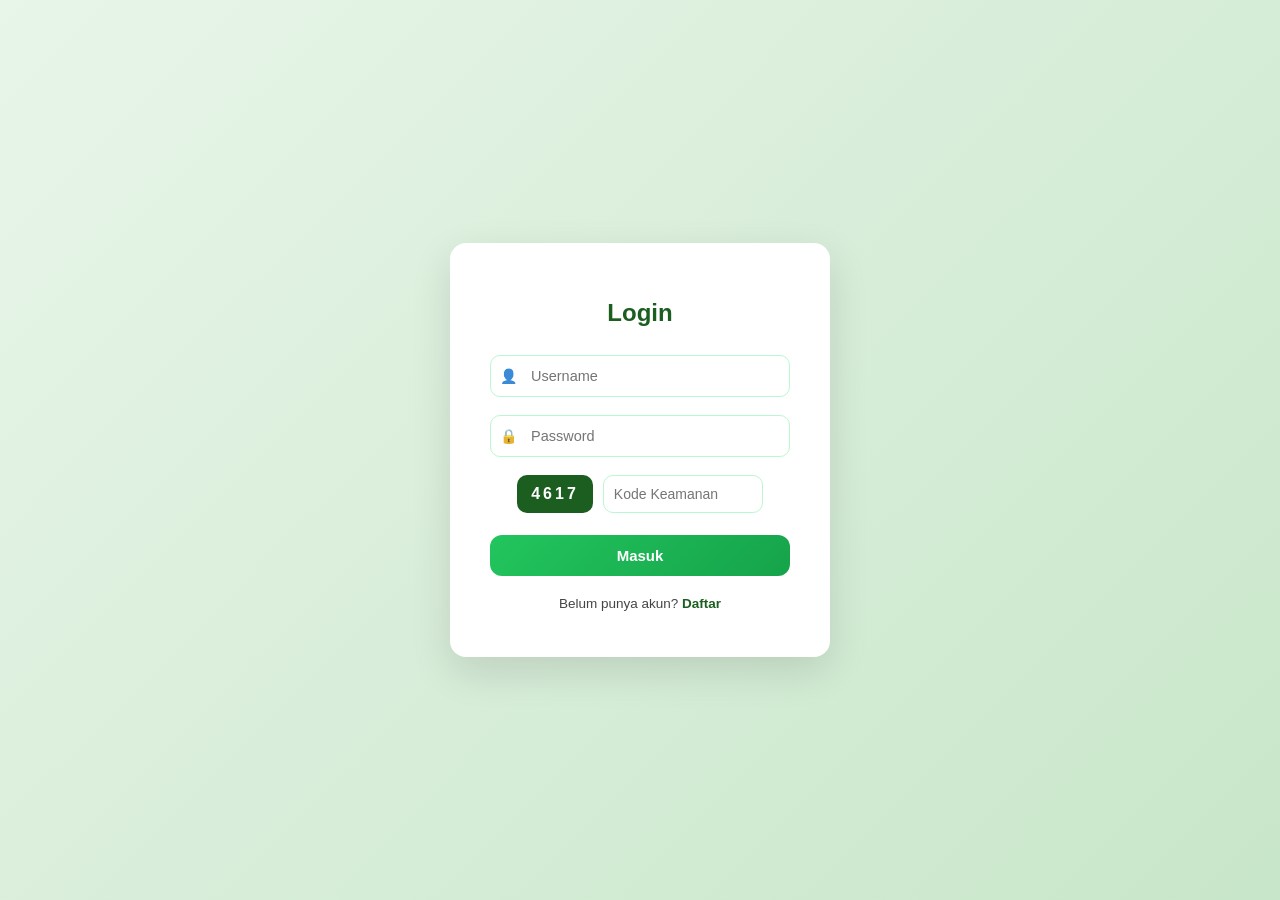
<file: index.html>
<!DOCTYPE html>
<html lang="id">
<head>
<script>
  if (sessionStorage.getItem("logged_in") !== "true") {
    window.location.href = "login.html";
  }
</script>
<script>
  // Cek apakah user sudah login
  if (sessionStorage.getItem("logged_in") !== "true") {
    window.location.href = "login.html";
  }
</script>
  <meta charset="UTF-8" />
  <meta name="viewport" content="width=device-width, initial-scale=1.0" />
  <title>Aplikasi Absensi Mahasiswa</title>
  <link rel="stylesheet" href="style.css" />
</head>

<body>

<div class="app">

  <button onclick="logout()" class="btn-secondary"
    style="position:absolute; top:20px; right:20px; padding:6px 14px;">
    Logout
  </button>

  <!-- (SEMUA TAMPILAN ABSENSI ASLI TETAP SAMA) -->
  <!-- HANYA SCRIPT LOGIN YG DITAMBAHKAN -->

  <header class="header-glass">
      <div class="header-content">
        <div class="header-icon">🎓</div>
        <div>
          <h1>Absensi Mahasiswa</h1>
          <p>Catat, pantau, dan kelola kehadiran mahasiswa secara mudah</p>
        </div>
      </div>
  </header>

  <section class="search-bar">
    <input type="text" id="searchInput" placeholder="🔍 Cari nama mahasiswa atau NIM..." />
  </section>

  <section id="formSection" class="form-section">
    <form id="absenForm">
      <div class="form-group">
  <label>Nama Mahasiswa</label>
  <input
    type="text"
    id="nama"
    placeholder="Masukkan Nama"
    required
    oninput="this.value = this.value.replace(/[^a-zA-Z\s]/g, '')"
  />
</div>

<div class="form-group">
  <label>NIM</label>
  <input
    type="text"
    id="nim"
    placeholder="Masukkan NIM "
    required
    oninput="this.value = this.value.replace(/[^0-9]/g, '')"
  />
</div>

<div class="form-group">
  <label>Alasan Kehadiran</label>
  <select id="alasan" required>
    <option value="">-- Pilih Alasan --</option>
    <option value="Bolos">Bolos</option>
    <option value="Sakit">Sakit</option>
    <option value="Izin">Izin</option>
  </select>
</div>


      <div class="form-actions">
        <button type="submit" class="btn-primary">Simpan</button>
        <button type="button" id="cancelBtn" class="btn-secondary">Batal</button>
      </div>
    </form>
  </section>

  <main>
    <div class="table-section">
      <table>
        <thead>
          <tr>
            <th>No</th>
            <th>Nama</th>
            <th>NIM</th>
            <th>Alasan</th>
            <th>Waktu</th>
            <th>Aksi</th>
          </tr>
        </thead>
        <tbody id="absenBody"></tbody>
      </table>
    </div>

    <div class="info-bar">
      <div class="total-card">
        <div class="total-icon">👥</div>
        <div class="total-text">
          <span>Total Mahasiswa</span>
          <strong id="totalMahasiswa">0</strong>
        </div>
      </div>

      <div class="actions">
        <button id="exportCsv" class="btn-secondary">Export CSV</button>
        <button id="clearAll" class="btn-danger">Hapus Semua</button>
      </div>
    </div>
  </main>

  <button id="addBtn" class="floating-btn">+</button>

  <footer>
    © 2025 Absensi Mahasiswa — Dibuat Oleh Vaizzz Dan Dapaaa
  </footer>

</div>

<script src="script.js"></script>

<script>
function logout() {
    const yakin = confirm("Apakah Anda yakin ingin logout?");
    if (yakin) {
        localStorage.removeItem("loggedUser");
        sessionStorage.removeItem("logged_in");
        sessionStorage.removeItem("username");
        window.location.href = "login.html";
    }
}
</script>


</body>
</html>
</file>
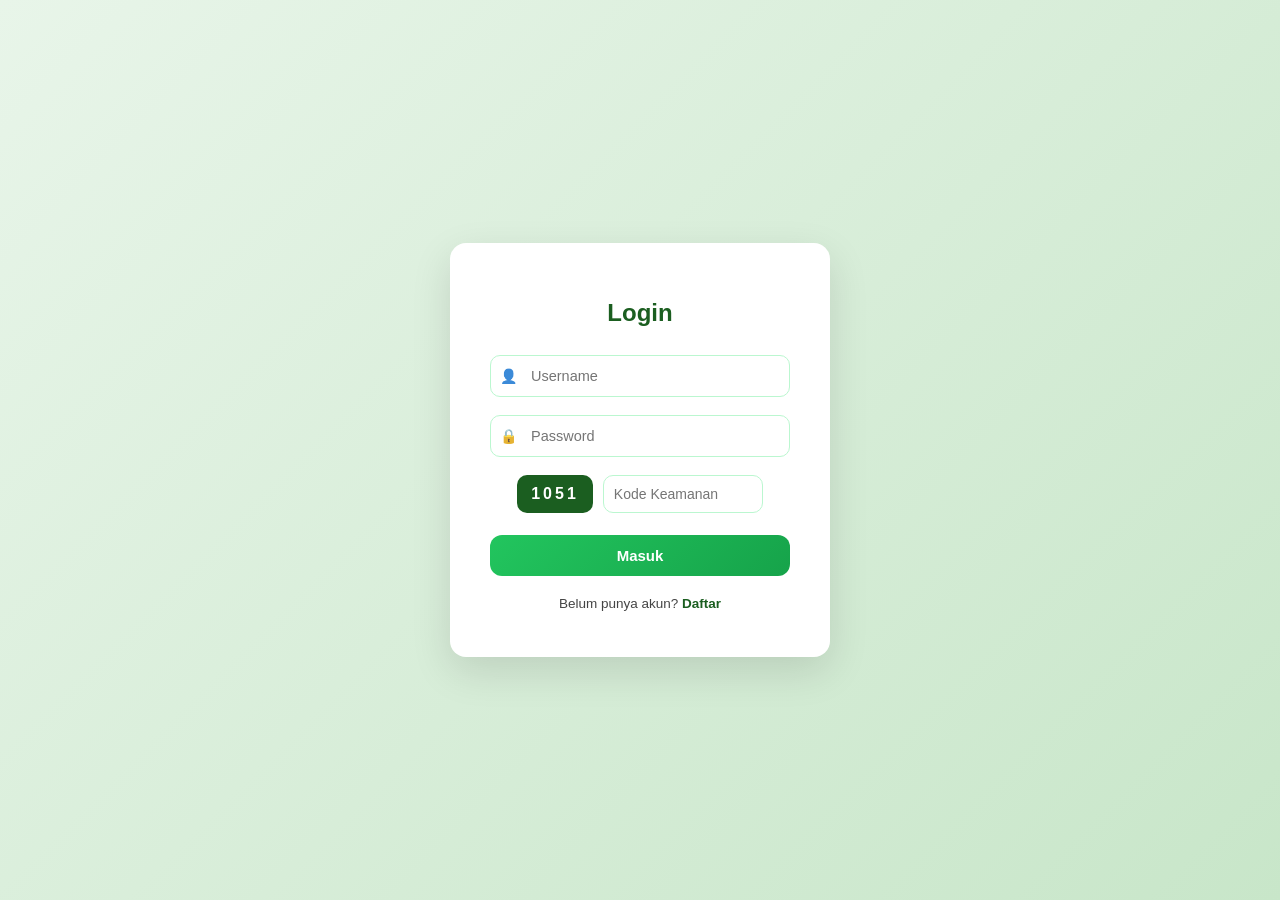
<file: login.html>
<!DOCTYPE html>
<html lang="id">
<head>
  <meta charset="UTF-8">
  <meta name="viewport" content="width=device-width, initial-scale=1.0">
  <title>Login</title>
  <link rel="stylesheet" href="auth.css">
</head>
<body>

  <div class="auth-container">
    <div class="auth-box">

      <h2 class="auth-title">Login</h2>

      <form id="loginForm">

        <div class="input-group">
          <span class="icon">👤</span>
          <input type="text" id="loginUser" placeholder="Username" required>
        </div>

        <div class="input-group">
          <span class="icon">🔒</span>
          <input type="password" id="loginPass" placeholder="Password" required>
        </div>

        <div class="captcha-group">
          <span id="captchaCode" class="captcha-box">0000</span>
          <input type="text" id="captchaInput" placeholder="Kode Keamanan" required>
        </div>

        <button type="submit" class="btn-primary">Masuk</button>

        <p class="switch-text">
          Belum punya akun? <a href="register.html">Daftar</a>
        </p>

      </form>
    </div>
  </div>

<script src="auth.js"></script>
</body>
</html>
</file>
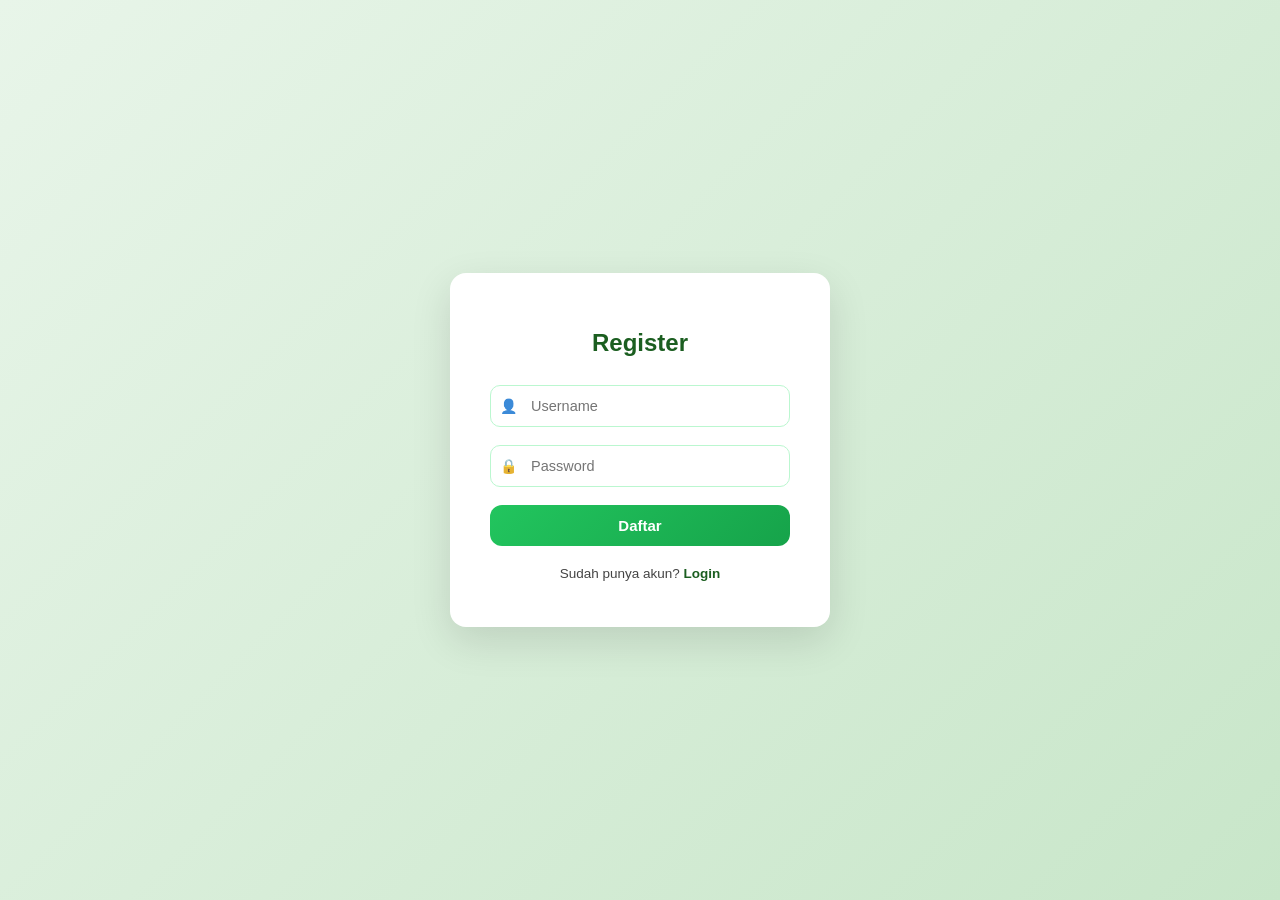
<file: register.html>
<!DOCTYPE html>
<html lang="id">
<head>
  <meta charset="UTF-8">
  <meta name="viewport" content="width=device-width, initial-scale=1.0">
  <title>Daftar</title>
  <link rel="stylesheet" href="auth.css">
</head>
<body>

  <div class="auth-container">
    <div class="auth-box">

      <h2 class="auth-title">Register</h2>

      <form id="registerForm">

        <div class="input-group">
          <span class="icon">👤</span>
          <input type="text" id="regUser" placeholder="Username" required>
        </div>

        <div class="input-group">
          <span class="icon">🔒</span>
          <input type="password" id="regPass" placeholder="Password" required>
        </div>

        <button type="submit" class="btn-primary">Daftar</button>

        <p class="switch-text">
          Sudah punya akun? <a href="login.html">Login</a>
        </p>

      </form>
    </div>
  </div>

<script src="auth.js"></script>
</body>
</html>
</file>
<file: style.css>
:root {
  --accent: #16a34a;
  --accent-dark: #14532d;
  --bg: #f0fdf4;
  --danger: #ef4444;
  --muted: #6b7280;
  font-family: 'Poppins', sans-serif;
}

body {
  background: var(--bg);
  margin: 0;
  display: flex;
  justify-content: center;
}

.app {
  width: 95%;
  max-width: 900px;
  margin-top: 25px;
  background: white;
  border-radius: 16px;
  overflow: hidden;
  box-shadow: 0 8px 25px rgba(0,0,0,0.1);
}

/* HEADER */
.header-glass {
  background: linear-gradient(135deg, var(--accent-dark), var(--accent));
  color: white;
  padding: 25px;
  text-align: center;
  position: relative;
  overflow: hidden;
}

.header-glass::after {
  content: "";
  position: absolute;
  top: 0;
  left: -100%;
  width: 50%;
  height: 100%;
  background: rgba(255,255,255,0.2);
  transform: skewX(-20deg);
  animation: shine 6s infinite;
}

@keyframes shine {
  0% { left: -100%; }
  50% { left: 120%; }
  100% { left: -100%; }
}

.header-content {
  display: flex;
  align-items: center;
  justify-content: center;
  gap: 15px;
}

.header-icon {
  font-size: 45px;
  background: rgba(255,255,255,0.2);
  padding: 12px;
  border-radius: 50%;
  animation: pulse 2s infinite;
}

@keyframes pulse {
  0%, 100% { transform: scale(1); opacity: 1; }
  50% { transform: scale(1.1); opacity: 0.85; }
}

header h1 {
  margin: 0;
  font-size: 1.7rem;
}

header p {
  margin: 2px 0 0;
  opacity: 0.9;
}

/* SEARCH BAR */
.search-bar {
  background: #ecfdf5;
  padding: 12px 20px;
  border-bottom: 1px solid #bbf7d0;
}

.search-bar input {
  width: 100%;
  padding: 10px 15px;
  border-radius: 12px;
  border: 2px solid #bbf7d0;
  outline: none;
  font-size: 15px;
  transition: all 0.2s;
}

.search-bar input:focus {
  border-color: var(--accent);
}

/* FORM */
.form-section {
  max-height: 0;
  overflow: hidden;
  opacity: 0;
  background: #f0fdf4;
  transition: all 0.4s ease;
}

.form-section.show {
  max-height: 500px;
  opacity: 1;
  padding: 20px;
}

form {
  display: grid;
  gap: 16px;
}

.form-group {
  display: flex;
  flex-direction: column;
}

label {
  font-size: 14px;
  color: var(--accent-dark);
  margin-bottom: 4px;
  font-weight: 600;
}

input {
  padding: 12px;
  border-radius: 10px;
  border: 1.5px solid #bbf7d0;
  outline: none;
  transition: 0.2s;
  font-size: 15px;
}

input:focus {
  border-color: var(--accent);
  background: #fff;
  box-shadow: 0 0 6px rgba(22,163,74,0.2);
}

select {
  padding: 12px;
  border-radius: 10px;
  border: 1.5px solid #bbf7d0;
  outline: none;
  font-size: 15px;
  transition: 0.2s;
}

select:focus {
  border-color: var(--accent);
  box-shadow: 0 0 6px rgba(22,163,74,0.2);
}


/* BUTTONS */
button {
  cursor: pointer;
  border: none;
  border-radius: 8px;
  padding: 10px 16px;
  font-weight: bold;
  transition: all 0.2s;
}

.btn-primary {
  background: var(--accent);
  color: white;
}
.btn-primary:hover { background: var(--accent-dark); }

.btn-danger {
  background: var(--danger);
  color: white;
}
.btn-secondary {
  background: #1f2937;
  color: white;
}

/* TABLE */
.table-section {
  overflow-x: auto;
  padding: 0 20px;
}

table {
  width: 100%;
  border-collapse: collapse;
  margin-top: 15px;
}

th, td {
  border: 1px solid #e5e7eb;
  padding: 8px 10px;
  text-align: left;
  font-size: 14px;
}

th {
  background: #f3f4f6;
}

tr:nth-child(even) {
  background: #f9fafb;
}

/* TOTAL CARD */
.info-bar {
  margin: 20px;
  display: flex;
  justify-content: space-between;
  flex-wrap: wrap;
  gap: 10px;
}

.total-card {
  display: flex;
  align-items: center;
  gap: 10px;
  background: #ecfdf5;
  border: 2px solid #bbf7d0;
  border-radius: 12px;
  padding: 10px 18px;
}

.total-icon {
  font-size: 26px;
  color: var(--accent-dark);
}

.total-text span {
  font-size: 12px;
  color: var(--muted);
}

.total-text strong {
  font-size: 20px;
  color: var(--accent-dark);
}

/* FLOATING BUTTON */
.floating-btn {
  position: fixed;
  bottom: 25px;
  right: 25px;
  background: var(--accent);
  color: white;
  font-size: 28px;
  border-radius: 50%;
  width: 55px;
  height: 55px;
  display: flex;
  justify-content: center;
  align-items: center;
  box-shadow: 0 4px 10px rgba(0,0,0,0.3);
  transition: all 0.3s;
}
.floating-btn:hover {
  transform: scale(1.1);
  background: var(--accent-dark);
}

/* FOOTER */
footer {
  background: #f3f4f6;
  text-align: center;
  padding: 10px;
  color: var(--muted);
  font-size: 0.9rem;
}
</file>
<file: auth.css>
/* ===================================================
   AUTH (LOGIN & REGISTER)
   Tema Hijau — FINAL STABIL
   =================================================== */

* {
  box-sizing: border-box;
  font-family: "Segoe UI", Tahoma, sans-serif;
}

body {
  margin: 0;
  padding: 0;
  background: linear-gradient(135deg, #e8f5e9, #c8e6c9);
  min-height: 100vh;
  display: flex;
  align-items: center;
  justify-content: center;
}

/* ===== CONTAINER ===== */

.auth-container {
  width: 100%;
  display: flex;
  justify-content: center;
  padding: 20px;
}

.auth-box {
  width: 100%;
  max-width: 380px;
  background: #ffffff;
  padding: 36px 30px 32px;
  border-radius: 16px;
  box-shadow: 0 14px 40px rgba(0, 0, 0, 0.12);
  text-align: center;
}

/* ===== TITLE ===== */

.auth-title {
  margin-bottom: 28px;
  color: #1b5e20;
  font-size: 24px;
  font-weight: 700;
}

/* ===== INPUT GROUP ===== */

.input-group {
  position: relative;
  margin-bottom: 18px;
  display: flex;
  justify-content: center;
}

.input-group input {
  width: 100%;
  max-width: 300px;              /* ⬅️ BIAR TIDAK MELEBIHI GARIS */
  padding: 12px 14px 12px 40px;
  border-radius: 10px;
  border: 1.8px solid #bbf7d0;
  outline: none;
  font-size: 14.5px;
  transition: all 0.2s ease;
  box-sizing: border-box;
}

.input-group input:focus {
  border-color: #22c55e;
  box-shadow: 0 0 0 3px rgba(34, 197, 94, 0.18);
}

.input-group .icon {
  position: absolute;
  left: calc(50% - 140px);
  top: 50%;
  transform: translateY(-50%);
  font-size: 14px;
  color: #0b6b1d;
  opacity: 0.85;
}

/* ===== CAPTCHA ===== */

.captcha-group {
  display: flex;
  justify-content: center;
  align-items: center;
  gap: 10px;
  margin-bottom: 22px;
}

.captcha-box {
  background: #1b5e20;
  color: #ffffff;
  font-weight: 700;
  padding: 10px 14px;
  border-radius: 10px;
  letter-spacing: 3px;
  user-select: none;
}

.captcha-group input {
  width: 100%;
  max-width: 160px;
  padding: 10px;
  border-radius: 10px;
  border: 1.8px solid #bbf7d0;
  font-size: 14px;
  outline: none;
}

.captcha-group input:focus {
  border-color: #22c55e;
  box-shadow: 0 0 0 3px rgba(34, 197, 94, 0.18);
}

/* ===== BUTTON ===== */

.btn-primary {
  width: 100%;
  max-width: 300px;
  padding: 12px;
  border-radius: 12px;
  background: linear-gradient(135deg, #22c55e, #16a34a);
  color: white;
  font-size: 15px;
  font-weight: 600;
  border: none;
  cursor: pointer;
  transition: all 0.25s ease;
}

.btn-primary:hover {
  transform: translateY(-1px);
  box-shadow: 0 10px 22px rgba(34, 197, 94, 0.35);
}

/* ===== SWITCH TEXT ===== */

.switch-text {
  margin-top: 20px;
  font-size: 13.5px;
  color: #444;
}

.switch-text a {
  color: #1b5e20;
  font-weight: 600;
  text-decoration: none;
}

.switch-text a:hover {
  text-decoration: underline;
}

/* ===== RESPONSIVE ===== */

@media (max-width: 420px) {
  .auth-box {
    padding: 30px 22px;
  }

  .input-group input,
  .btn-primary {
    max-width: 100%;
  }

  .input-group .icon {
    left: 18px;
  }
}
</file>
